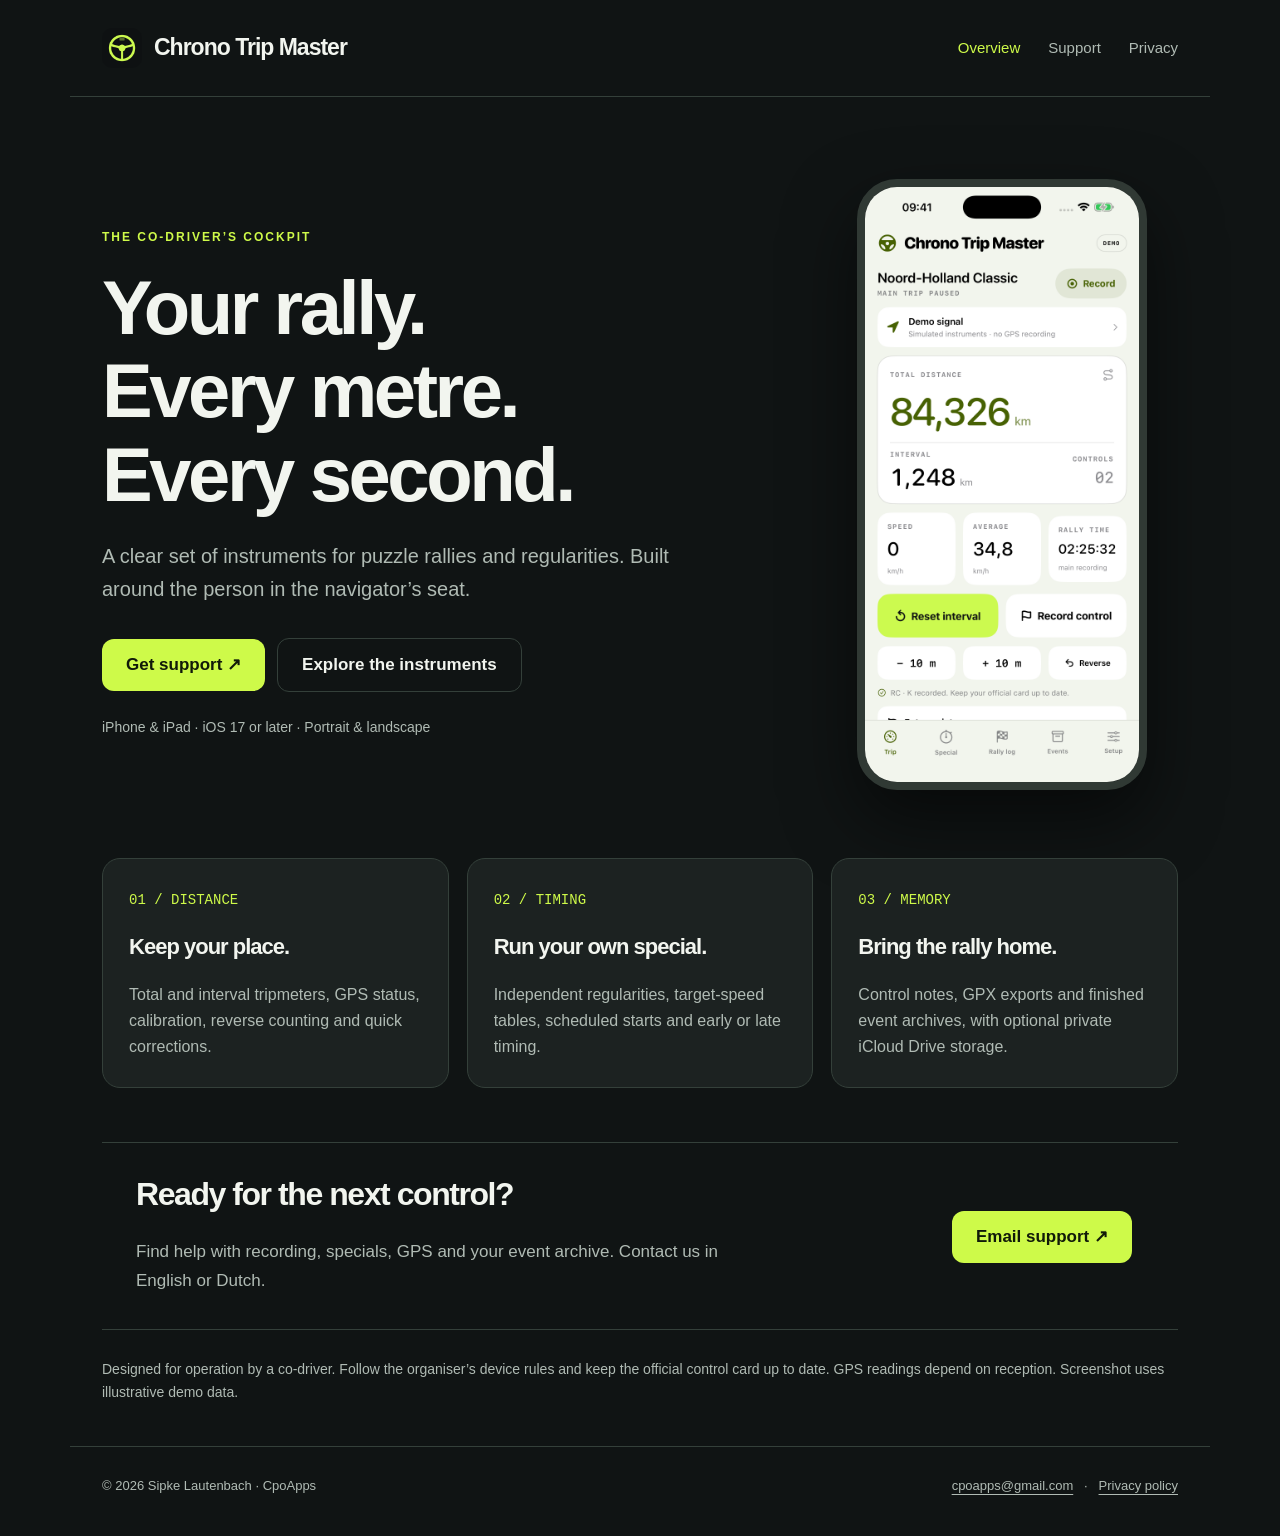
<file: index.html>
<!doctype html><html lang="en"><head><meta charset="utf-8"><meta name="viewport" content="width=device-width,initial-scale=1"><title>Your rally, under control · Chrono Trip Master (CTM)</title><meta name="description" content="GPS tripmeters, independent regularities and an event notebook for your rally navigator. Chrono Trip Master (CTM) support and privacy information."><meta name="theme-color" content="#101414"><link rel="icon" href="assets/icon.png"><link rel="stylesheet" href="assets/style.css"><link rel="canonical" href="https://cpoapps.github.io/tripmaster-site/"></head><body><a class="skip" href="#main">Skip to content</a><header><a class="brand" href="index.html"><img src="assets/icon.png" alt="" width="40" height="40">Chrono Trip Master</a><nav aria-label="Main navigation"><a href="index.html" aria-current="page">Overview</a><a href="support.html">Support</a><a href="privacy.html">Privacy</a></nav></header><main id="main"><section class="hero"><div><p class="eyebrow">The co-driver’s cockpit</p><h1>Your rally.<br>Every metre.<br>Every second.</h1><p class="intro">A clear set of instruments for puzzle rallies and regularities. Built around the person in the navigator’s seat.</p><a class="button" href="support.html">Get support ↗</a><a class="button secondary" href="#instruments">Explore the instruments</a><p class="meta">iPhone & iPad · iOS 17 or later · Portrait & landscape</p></div><img src="assets/cockpit.png" width="660" height="1434" alt="Chrono Trip Master (CTM)’s light tripmeter dashboard with lime controls and illustrative demo readings"></section><section id="instruments" aria-label="Rally instruments"><div class="grid"><article class="card"><span class="number">01 / DISTANCE</span><h3>Keep your place.</h3><p>Total and interval tripmeters, GPS status, calibration, reverse counting and quick corrections.</p></article><article class="card"><span class="number">02 / TIMING</span><h3>Run your own special.</h3><p>Independent regularities, target-speed tables, scheduled starts and early or late timing.</p></article><article class="card"><span class="number">03 / MEMORY</span><h3>Bring the rally home.</h3><p>Control notes, GPX exports and finished event archives, with optional private iCloud Drive storage.</p></article></div></section><section class="band"><div><h2>Ready for the next control?</h2><p>Find help with recording, specials, GPS and your event archive. Contact us in English or Dutch.</p></div><a class="button" href="mailto:cpoapps@gmail.com?subject=Chrono%20Trip%20Master%20support">Email support ↗</a></section><p class="meta">Designed for operation by a co-driver. Follow the organiser’s device rules and keep the official control card up to date. GPS readings depend on reception. Screenshot uses illustrative demo data.</p></main><footer><div>© 2026 Sipke Lautenbach · CpoApps</div><div><a href="mailto:cpoapps@gmail.com">cpoapps@gmail.com</a> &nbsp; · &nbsp; <a href="privacy.html">Privacy policy</a></div></footer></body></html>
</file>
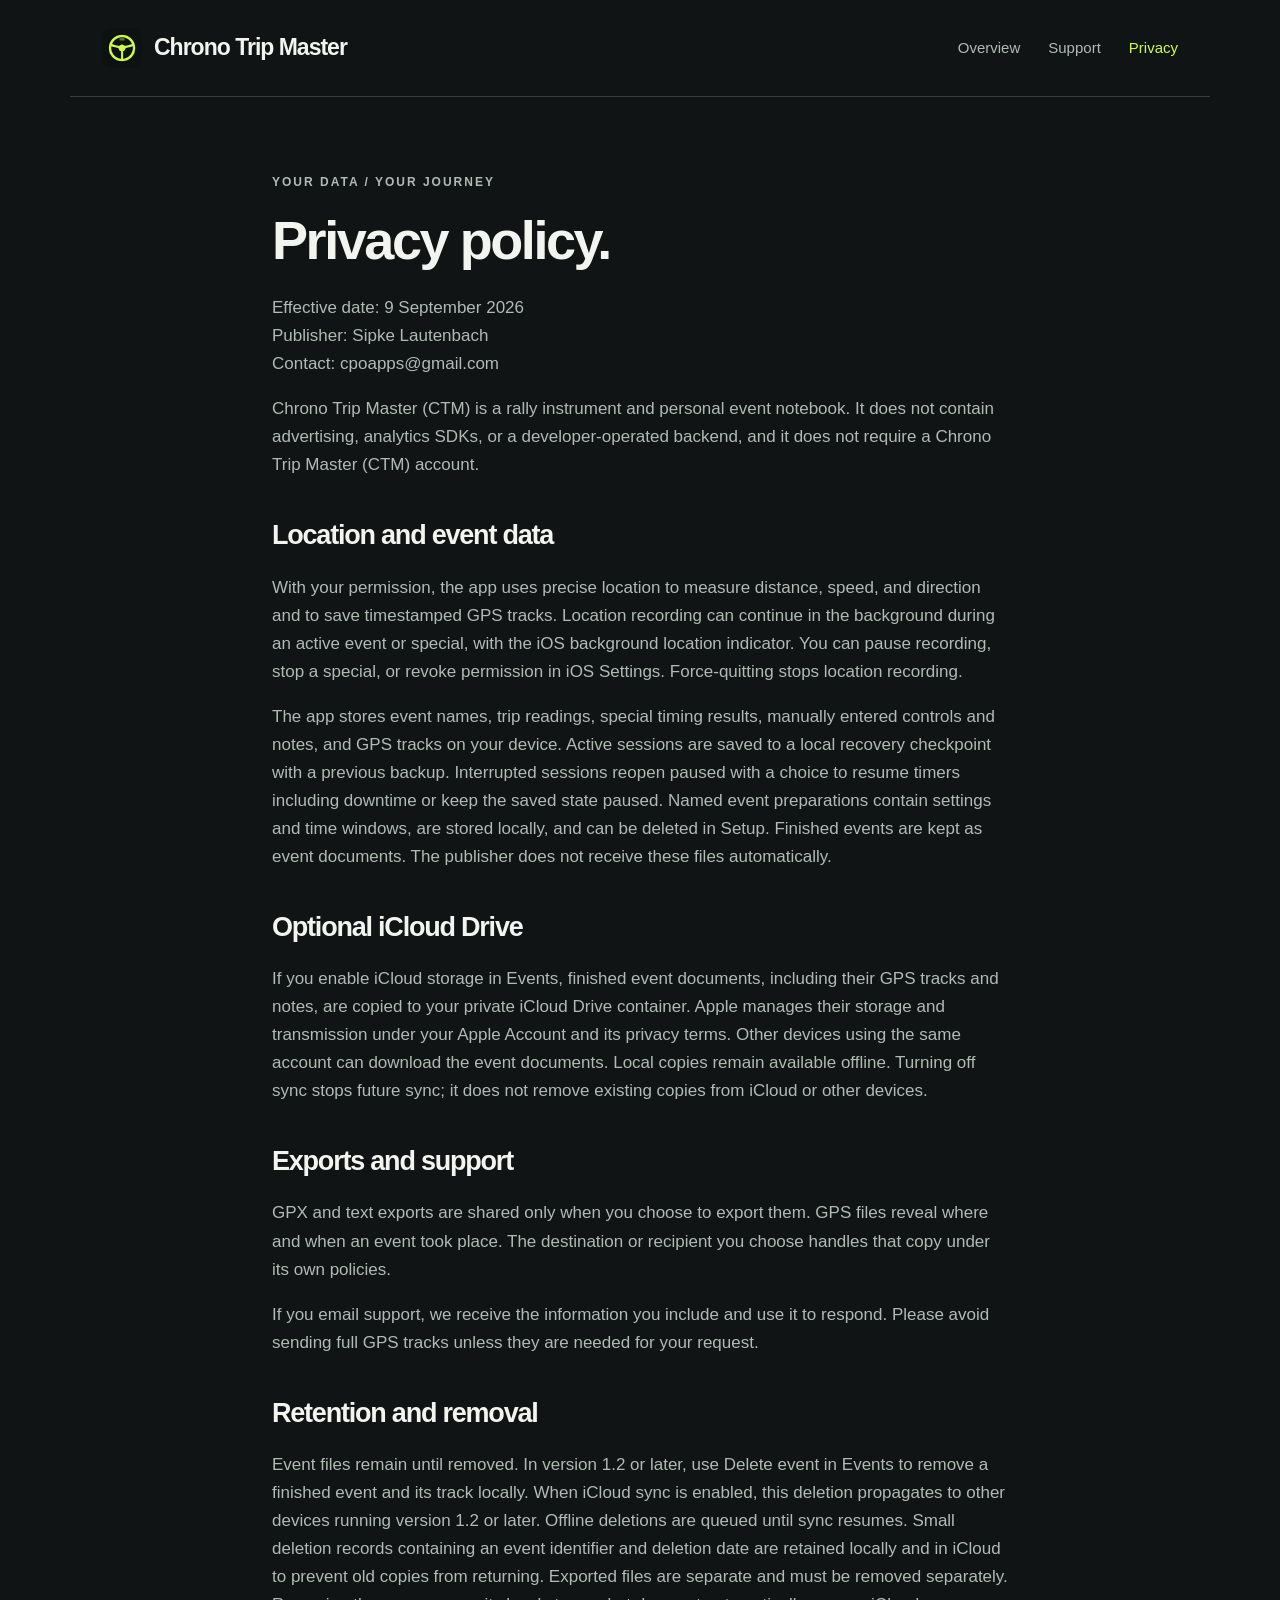
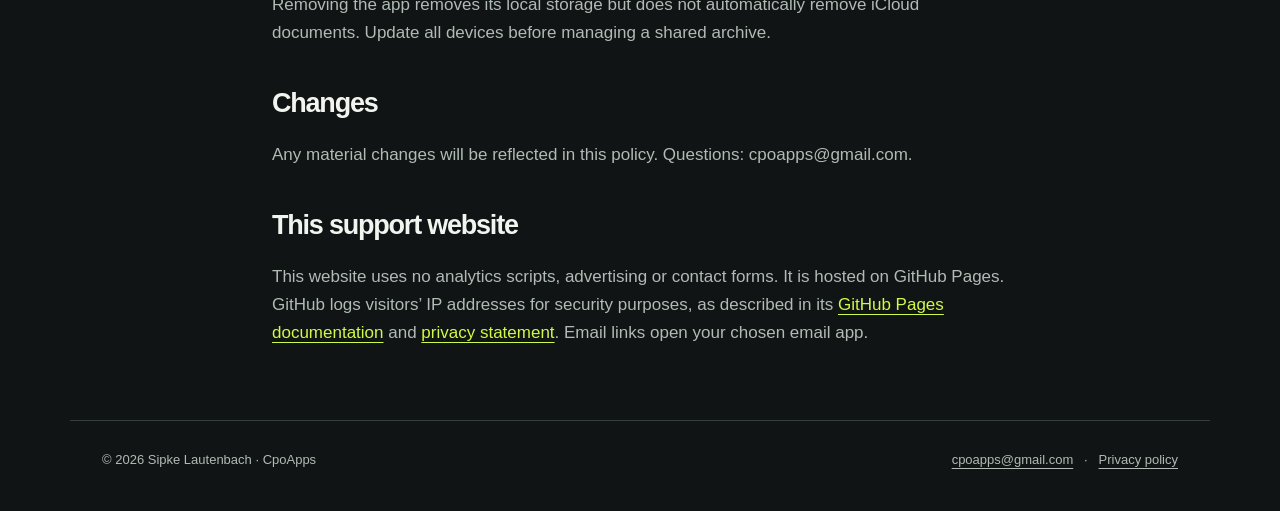
<file: privacy.html>
<!doctype html><html lang="en"><head><meta charset="utf-8"><meta name="viewport" content="width=device-width,initial-scale=1"><title>Privacy policy · Chrono Trip Master (CTM)</title><meta name="description" content="How Chrono Trip Master (CTM) handles location, event documents, optional iCloud storage and support requests."><meta name="theme-color" content="#101414"><link rel="icon" href="assets/icon.png"><link rel="stylesheet" href="assets/style.css"><link rel="canonical" href="https://cpoapps.github.io/tripmaster-site/privacy.html"></head><body><a class="skip" href="#main">Skip to content</a><header><a class="brand" href="index.html"><img src="assets/icon.png" alt="" width="40" height="40">Chrono Trip Master</a><nav aria-label="Main navigation"><a href="index.html">Overview</a><a href="support.html">Support</a><a href="privacy.html" aria-current="page">Privacy</a></nav></header><main id="main" class="document"><p class="eyebrow">Your data / Your journey</p><h1>Privacy policy.</h1><p>Effective date: 9 September 2026<br>Publisher: Sipke Lautenbach<br>Contact: cpoapps@gmail.com</p><p>Chrono Trip Master (CTM) is a rally instrument and personal event notebook. It does not contain advertising, analytics SDKs, or a developer-operated backend, and it does not require a Chrono Trip Master (CTM) account.</p><h2>Location and event data</h2><p>With your permission, the app uses precise location to measure distance, speed, and direction and to save timestamped GPS tracks. Location recording can continue in the background during an active event or special, with the iOS background location indicator. You can pause recording, stop a special, or revoke permission in iOS Settings. Force-quitting stops location recording.</p><p>The app stores event names, trip readings, special timing results, manually entered controls and notes, and GPS tracks on your device. Active sessions are saved to a local recovery checkpoint with a previous backup. Interrupted sessions reopen paused with a choice to resume timers including downtime or keep the saved state paused. Named event preparations contain settings and time windows, are stored locally, and can be deleted in Setup. Finished events are kept as event documents. The publisher does not receive these files automatically.</p><h2>Optional iCloud Drive</h2><p>If you enable iCloud storage in Events, finished event documents, including their GPS tracks and notes, are copied to your private iCloud Drive container. Apple manages their storage and transmission under your Apple Account and its privacy terms. Other devices using the same account can download the event documents. Local copies remain available offline. Turning off sync stops future sync; it does not remove existing copies from iCloud or other devices.</p><h2>Exports and support</h2><p>GPX and text exports are shared only when you choose to export them. GPS files reveal where and when an event took place. The destination or recipient you choose handles that copy under its own policies.</p><p>If you email support, we receive the information you include and use it to respond. Please avoid sending full GPS tracks unless they are needed for your request.</p><h2>Retention and removal</h2><p>Event files remain until removed. In version 1.2 or later, use Delete event in Events to remove a finished event and its track locally. When iCloud sync is enabled, this deletion propagates to other devices running version 1.2 or later. Offline deletions are queued until sync resumes. Small deletion records containing an event identifier and deletion date are retained locally and in iCloud to prevent old copies from returning. Exported files are separate and must be removed separately. Removing the app removes its local storage but does not automatically remove iCloud documents. Update all devices before managing a shared archive.</p><h2>Changes</h2><p>Any material changes will be reflected in this policy. Questions: cpoapps@gmail.com.<br></p><h2>This support website</h2><p>This website uses no analytics scripts, advertising or contact forms. It is hosted on GitHub Pages. GitHub logs visitors’ IP addresses for security purposes, as described in its <a href="https://docs.github.com/en/pages/getting-started-with-github-pages/what-is-github-pages">GitHub Pages documentation</a> and <a href="https://docs.github.com/en/site-policy/privacy-policies/github-general-privacy-statement">privacy statement</a>. Email links open your chosen email app.</p></main><footer><div>© 2026 Sipke Lautenbach · CpoApps</div><div><a href="mailto:cpoapps@gmail.com">cpoapps@gmail.com</a> &nbsp; · &nbsp; <a href="privacy.html">Privacy policy</a></div></footer></body></html>
</file>
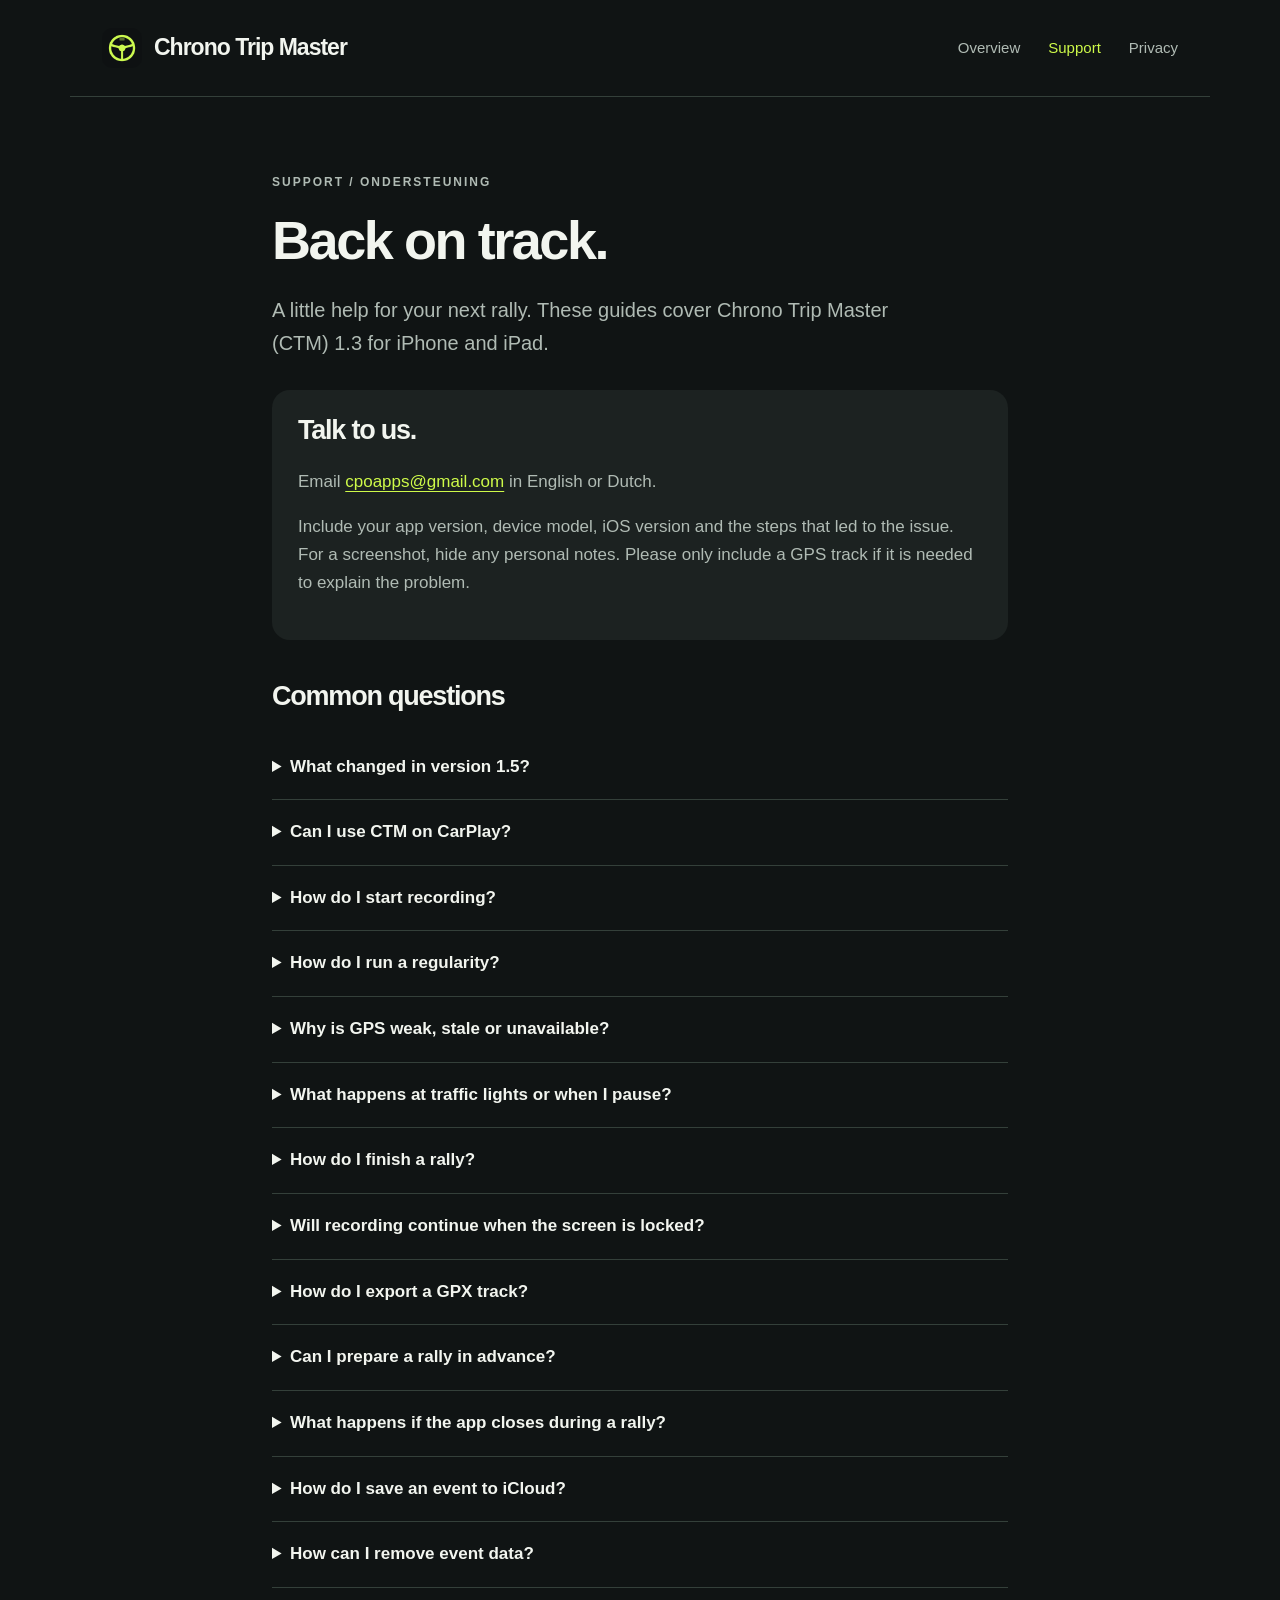
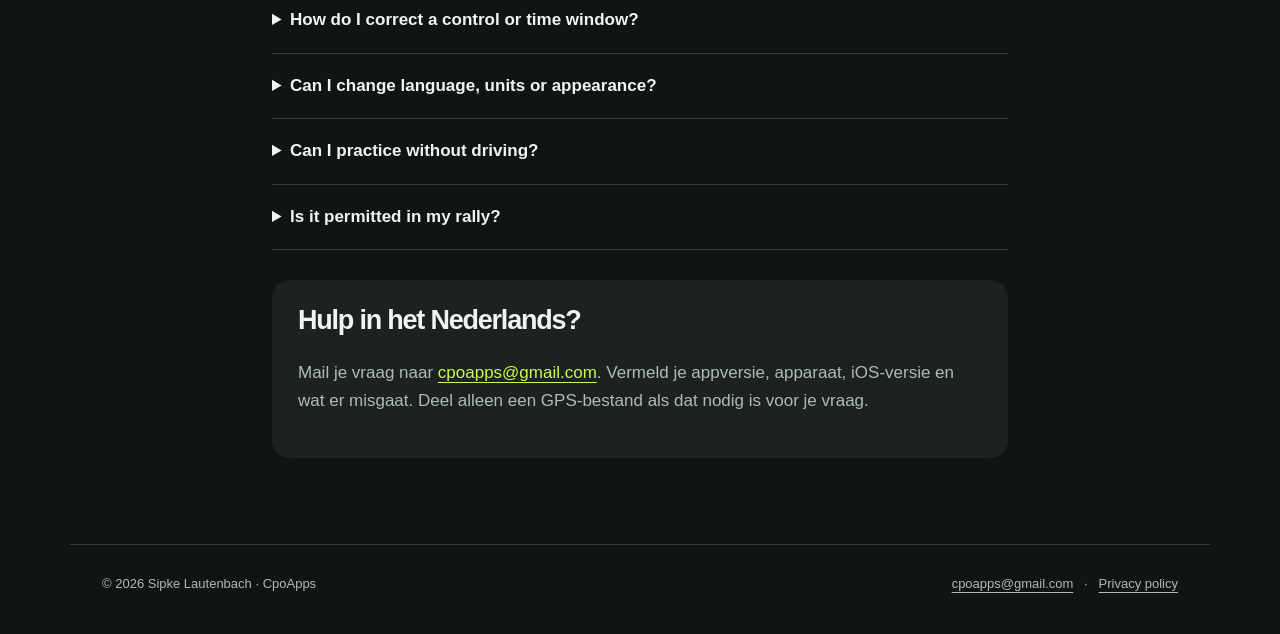
<file: support.html>
<!doctype html><html lang="en"><head><meta charset="utf-8"><meta name="viewport" content="width=device-width,initial-scale=1"><title>Support · Chrono Trip Master (CTM)</title><meta name="description" content="Help with Chrono Trip Master (CTM) GPS, regularities, GPX exports and iCloud event storage. Email cpoapps@gmail.com."><meta name="theme-color" content="#101414"><link rel="icon" href="assets/icon.png"><link rel="stylesheet" href="assets/style.css"><link rel="canonical" href="https://cpoapps.github.io/tripmaster-site/support.html"></head><body><a class="skip" href="#main">Skip to content</a><header><a class="brand" href="index.html"><img src="assets/icon.png" alt="" width="40" height="40">Chrono Trip Master</a><nav aria-label="Main navigation"><a href="index.html">Overview</a><a href="support.html" aria-current="page">Support</a><a href="privacy.html">Privacy</a></nav></header><main id="main" class="document"><p class="eyebrow">Support / Ondersteuning</p><h1>Back on track.</h1><p class="intro">A little help for your next rally. These guides cover Chrono Trip Master (CTM) 1.3 for iPhone and iPad.</p><section class="contact"><h2>Talk to us.</h2><p>Email <a href="mailto:cpoapps@gmail.com?subject=Chrono%20Trip%20Master%20support">cpoapps@gmail.com</a> in English or Dutch.</p><p>Include your app version, device model, iOS version and the steps that led to the issue. For a screenshot, hide any personal notes. Please only include a GPS track if it is needed to explain the problem.</p></section><h2>Common questions</h2><details><summary>What changed in version 1.5?</summary><p>The app is now Chrono Trip Master (CTM), with CTM on the Home Screen. Existing events and preparations remain available. Running clocks now keep updating while you scroll or drag.</p></details><details><summary>Can I use CTM on CarPlay?</summary><p>CarPlay is being prepared. The Driving Task request has been submitted to Apple; approval and vehicle testing are pending. It is not enabled in the current TestFlight build.</p></details><details><summary>How do I start recording?</summary><p>Open Trip and tap Record. Allow location access when prompted and enable Precise Location in iOS Settings. GPS status shows whether a usable fix is available. Pause stops the main trip; an independently running special must be stopped separately.</p></details><details><summary>How do I run a regularity?</summary><p>Open Special, configure the target average or distance-based speed-change table, and tap Start special. It starts at zero independently of the main trip. Stop special saves its result. You can also schedule a start using the rally clock or configure a maximum-time bogey special. Set the target table before starting.</p></details><details><summary>Why is GPS weak, stale or unavailable?</summary><p>Check Location Services and Chrono Trip Master (CTM)’s permission in iOS Settings. Use Precise Location and allow time for a fix with a clear view of the sky. Buildings, tunnels and vehicle mounting can affect reception. Poor, stale and implausible fixes are rejected. After a signal gap, the app waits for consistent fixes and starts a new GPX segment without adding the straight-line distance across the gap. Timers continue. If a distance warning appears, compare the tripmeter with a known reference and correct it if necessary; GPS filtering cannot guarantee perfect distance.</p></details><details><summary>What happens at traffic lights or when I pause?</summary><p>Version 1.6 keeps foreground GPS active after starting a recorder, including when you manually pause the trip. There is no minimum travel distance required for location delivery, and automatic location pauses are disabled. Fresh stationary fixes do not add jitter distance. A brief silence after a confirmed stop shows a neutral waiting state; a prolonged outage still requires checking your trip distance. The app never presents a stale position as live GPS.</p></details><details><summary>How do I finish a rally?</summary><p>In Setup, choose Finish &amp; archive event and confirm. CTM stops the main trip, the special and any scheduled start, saves the finished event, and opens a new paused rally with the next number, such as Sunday rally #2. A success message links to your saved events. Save a preparation first if you want to reuse time windows or special settings.</p></details><details><summary>Will recording continue when the screen is locked?</summary><p>Background location recording is configured while a trip or special is active, subject to iOS permissions and conditions. Keep the app running: force-quitting stops recording. Check this behavior on your own device before an event.</p></details><details><summary>How do I export a GPX track?</summary><p>Record actual GPS positions, then choose Export GPX in Rally log or Setup, or open a finished event in Events and export from its details. CTM shows progress while preparing a snapshot of the track and disables repeated export taps. Choose a destination in Files; a successful save shows GPX exported. You can cancel and try again. Demo mode contains no GPS track. Tripmeter corrections do not change the original GPS coordinates.</p></details><details><summary>Can I prepare a rally in advance?</summary><p>Set up time windows and your specials, then save a named preparation in Setup. Preparations stay on this device after closing the app. Load one from Setup and select the event date; time windows move to that date while retaining their local times and overnight order. Loading restores settings with fresh readings and archives the current event first if it contains recorded activity. Preparations do not include GPS tracks or previous results and do not sync through iCloud.</p></details><details><summary>What happens if the app closes during a rally?</summary><p>While the app is running, active recordings are saved every two seconds and after controls or settings change. A previous backup is retained. On reopening, choose whether to resume timers including the downtime or keep the last saved readings paused. The most recent unsaved samples can be lost. GPS positions and distance cannot be recorded while the app is closed; check the tripmeter against a known reference before continuing.</p></details><details><summary>How do I save an event to iCloud?</summary><p>Choose Finish &amp; archive event in Setup. In Events, enable Store finished events in iCloud. Sign into the same Apple Account on your devices and enable iCloud Drive. The status line shows availability and pending uploads; a local copy remains available offline. Only finished events sync.</p></details><details><summary>How can I remove event data?</summary><p>In version 1.2, open Events and choose Delete event below the event, then confirm. Deletion removes the local event and syncs to iCloud and other devices running version 1.2 or later when sync is enabled. Offline deletions wait until sync resumes. Exported copies remain separate. Update all devices before managing a shared archive.</p></details><details><summary>How do I correct a control or time window?</summary><p>Use the three-dot menu beside an item in Rally log or the time-window list to edit or delete it. Editing a log entry does not change your tripmeters or original GPS track.</p></details><details><summary>Can I change language, units or appearance?</summary><p>Open Setup and scroll to App preferences at the bottom. Choose English, Dutch or the system language; your region and number formats; metric or imperial units; and System, Dark or Light appearance. Tap Apply to save the changes together, or Cancel to keep your previous settings. Calibration and rally-clock changes are locked during recording; pause the trip and stop the special before editing them.</p></details><details><summary>Can I practice without driving?</summary><p>Enable Demo mode in Setup before you have an active recording or recorded GPS track. Demo mode is clearly labelled and produces simulated readings without inventing GPS coordinates. Finish the current event first if you need to change modes.</p></details><details><summary>Is it permitted in my rally?</summary><p>Check your event’s regulations. Some organisers permit distance and timing instruments but restrict navigation, phones or tablets. Chrono Trip Master (CTM) does not replace your official roadbook, control card or certified timing equipment.</p></details><section class="contact"><h2>Hulp in het Nederlands?</h2><p>Mail je vraag naar <a href="mailto:cpoapps@gmail.com?subject=Chrono Trip Master (CTM)%20ondersteuning">cpoapps@gmail.com</a>. Vermeld je appversie, apparaat, iOS-versie en wat er misgaat. Deel alleen een GPS-bestand als dat nodig is voor je vraag.</p></section></main><footer><div>© 2026 Sipke Lautenbach · CpoApps</div><div><a href="mailto:cpoapps@gmail.com">cpoapps@gmail.com</a> &nbsp; · &nbsp; <a href="privacy.html">Privacy policy</a></div></footer></body></html>
</file>
<file: assets/style.css>
:root{color-scheme:dark;--bg:#101414;--panel:#1c2221;--text:#f2f5ef;--muted:#b0bbb4;--line:#34403a;--lime:#cefa49}*{box-sizing:border-box}html{scroll-behavior:smooth}body{margin:0;background:var(--bg);color:var(--text);font:17px/1.65 -apple-system,BlinkMacSystemFont,"Segoe UI",sans-serif}a{color:var(--lime);text-underline-offset:4px}a:hover{color:white}a:focus-visible,summary:focus-visible{outline:3px solid var(--lime);outline-offset:6px}header,main,footer{max-width:1140px;margin:auto;padding:28px 32px}header{display:flex;align-items:center;justify-content:space-between;border-bottom:1px solid var(--line);gap:24px}.brand{display:flex;align-items:center;gap:12px;color:var(--text);font-size:23px;font-weight:800;text-decoration:none;letter-spacing:-1px}.brand img{width:40px;height:40px;border-radius:10px}nav{display:flex;gap:28px}nav a{color:var(--muted);font-size:15px;text-decoration:none}nav a[aria-current=page]{color:var(--lime)}.eyebrow{font-size:12px;letter-spacing:2px;color:var(--lime);font-weight:750;text-transform:uppercase;margin-bottom:18px}h1,h2,h3{line-height:1.1;letter-spacing:-.045em}h1{font-size:clamp(40px,6vw,76px);margin:0 0 24px;max-width:850px}h2{font-size:32px;margin-top:0}h3{font-size:22px}.intro{font-size:20px;color:var(--muted);max-width:620px}.hero{display:grid;grid-template-columns:1.3fr .7fr;gap:70px;align-items:center;padding:54px 0 68px}.hero img{display:block;height:auto;width:100%;max-width:290px;margin:auto;border:8px solid #303934;border-radius:40px;box-shadow:0 30px 70px #0008}.button{display:inline-flex;align-items:center;justify-content:center;min-height:52px;background:var(--lime);color:#111a09;font-weight:750;padding:12px 24px;border-radius:12px;text-decoration:none;margin:12px 12px 10px 0}.button:hover{background:#e0ff84;color:#111a09}.button.secondary{background:transparent;border:1px solid var(--line);color:var(--text)}.meta{color:var(--muted);font-size:14px}.grid{display:grid;grid-template-columns:repeat(3,1fr);gap:18px}.card{background:var(--panel);padding:26px;border:1px solid var(--line);border-radius:18px}.card p{color:var(--muted);font-size:16px;margin-bottom:0}.number{color:var(--lime);font:14px ui-monospace,monospace}.band{margin:54px 0 28px;padding:34px;border-top:1px solid var(--line);border-bottom:1px solid var(--line);display:flex;justify-content:space-between;gap:32px;align-items:center}.band p{max-width:620px;color:var(--muted);margin-bottom:0}.document{max-width:800px;padding-top:64px;padding-bottom:56px}.document h1{font-size:54px}.document h2{font-size:27px;margin-top:42px}.document p,.document li{color:var(--muted)}.document strong{color:var(--text)}details{border-bottom:1px solid var(--line);padding:20px 0}summary{cursor:pointer;font-weight:700;line-height:1.45;padding-right:20px}details p{margin:14px 0 4px}.contact{background:var(--panel);padding:26px;border-radius:18px;margin:30px 0}.contact h2{margin-top:0}.contact a{overflow-wrap:anywhere}footer{display:flex;justify-content:space-between;gap:20px;font-size:13px;color:var(--muted);border-top:1px solid var(--line);padding-bottom:40px}footer a{color:var(--muted)}.skip{position:absolute;left:12px;top:-80px;background:var(--lime);color:black;padding:12px;z-index:9}.skip:focus{top:12px}@media(max-width:720px){header,main,footer{padding-left:22px;padding-right:22px}header{align-items:flex-start}.brand{font-size:20px}nav{gap:14px;flex-wrap:wrap;justify-content:flex-end}nav a{font-size:14px}.hero{grid-template-columns:1fr;gap:36px;padding:40px 0}.hero img{max-width:250px}.grid{grid-template-columns:1fr}.band,footer{display:block}.band{padding:28px 0}.document{padding-top:40px}.document h1{font-size:42px}footer div+div{margin-top:12px}}@media(prefers-reduced-motion:reduce){html{scroll-behavior:auto}}
@media(max-width:480px){header{flex-wrap:wrap}.brand{font-size:20px}nav{width:100%;justify-content:flex-start}}
</file>
